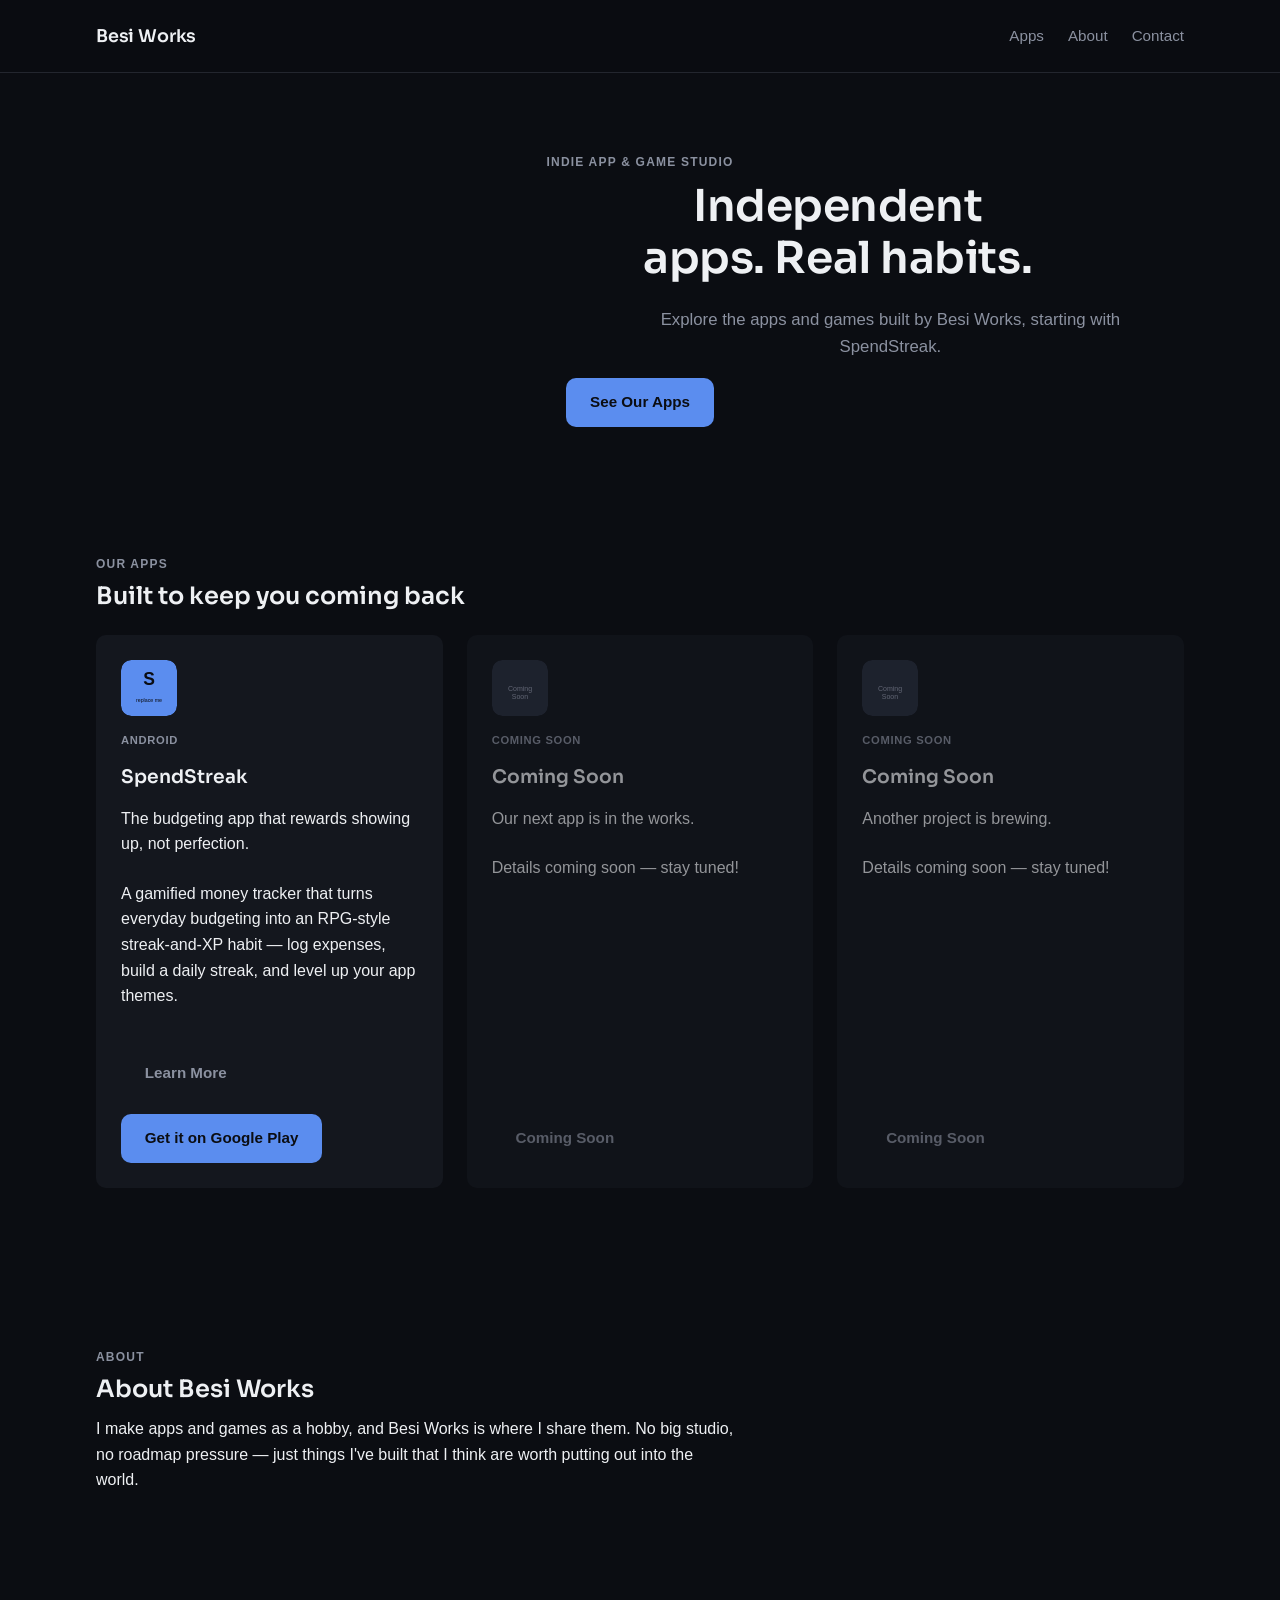
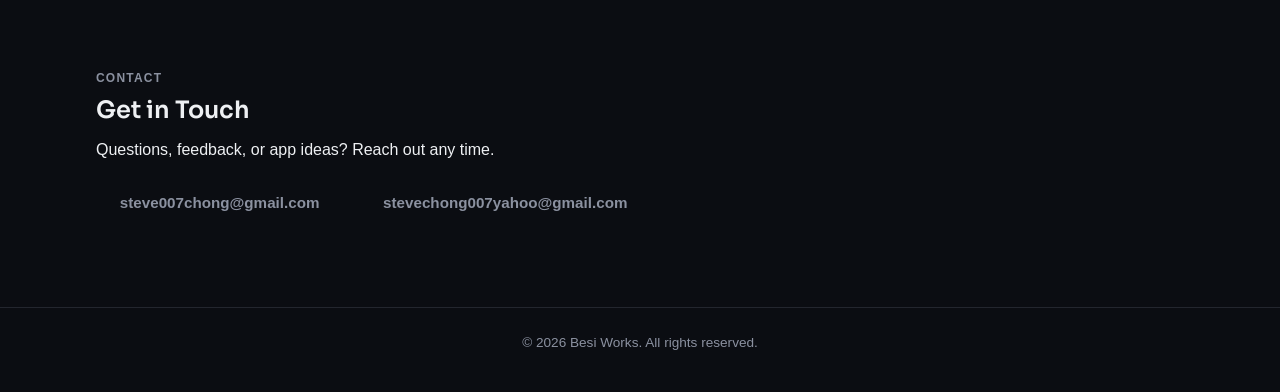
<file: index.html>
<!DOCTYPE html>
<html lang="en">
<head>
  <meta charset="UTF-8" />
  <meta name="viewport" content="width=device-width, initial-scale=1" />
  <title>Besi Works — Indie Apps &amp; Games</title>
  <meta name="description" content="Besi Works builds indie apps and games, including SpendStreak — a gamified budgeting app for Android." />

  <meta property="og:title" content="Besi Works — Indie Apps & Games" />
  <meta property="og:description" content="Besi Works builds indie apps and games, including SpendStreak — a gamified budgeting app for Android." />
  <meta property="og:type" content="website" />

  <link rel="icon" href="assets/icons/favicon.svg" type="image/svg+xml" />
  <link rel="preconnect" href="https://fonts.googleapis.com" />
  <link rel="preconnect" href="https://fonts.gstatic.com" crossorigin />
  <link href="https://fonts.googleapis.com/css2?family=Sora:wght@600;700&display=swap" rel="stylesheet" />
  <link rel="stylesheet" href="css/styles.css" />
</head>
<body>
  <header class="site-header">
    <div class="container">
      <a class="logo" href="#top">Besi Works</a>
      <nav>
        <ul class="nav-links">
          <li><a href="#apps">Apps</a></li>
          <li><a href="#about">About</a></li>
          <li><a href="#contact">Contact</a></li>
        </ul>
      </nav>
    </div>
  </header>

  <main id="top">
    <section class="hero">
      <div class="container">
        <p class="eyebrow">Indie App &amp; Game Studio</p>
        <h1>Independent apps. Real habits.</h1>
        <p class="subhead">Explore the apps and games built by Besi Works, starting with SpendStreak.</p>
        <a class="btn btn-primary" href="#apps">See Our Apps</a>
      </div>
    </section>

    <section id="apps">
      <div class="container">
        <p class="eyebrow">Our Apps</p>
        <h2>Built to keep you coming back</h2>
        <div class="apps-grid" id="apps-grid"></div>
      </div>
    </section>

    <section id="about">
      <div class="container">
        <p class="eyebrow">About</p>
        <h2>About Besi Works</h2>
        <div class="about-content">
          <p>I make apps and games as a hobby, and Besi Works is where I share them. No big studio, no roadmap pressure — just things I've built that I think are worth putting out into the world.</p>
        </div>
      </div>
    </section>

    <section id="contact">
      <div class="container">
        <p class="eyebrow">Contact</p>
        <h2>Get in Touch</h2>
        <p>Questions, feedback, or app ideas? Reach out any time.</p>
        <div class="contact-actions">
          <a class="btn btn-outline" href="mailto:steve007chong@gmail.com">steve007chong@gmail.com</a>
          <a class="btn btn-outline" href="mailto:stevechong007yahoo@gmail.com">stevechong007yahoo@gmail.com</a>
        </div>
      </div>
    </section>
  </main>

  <footer class="site-footer">
    <div class="container">
      <p>&copy; 2026 Besi Works. All rights reserved.</p>
    </div>
  </footer>

  <script src="js/apps-data.js"></script>
  <script src="js/main.js"></script>
</body>
</html>
</file>
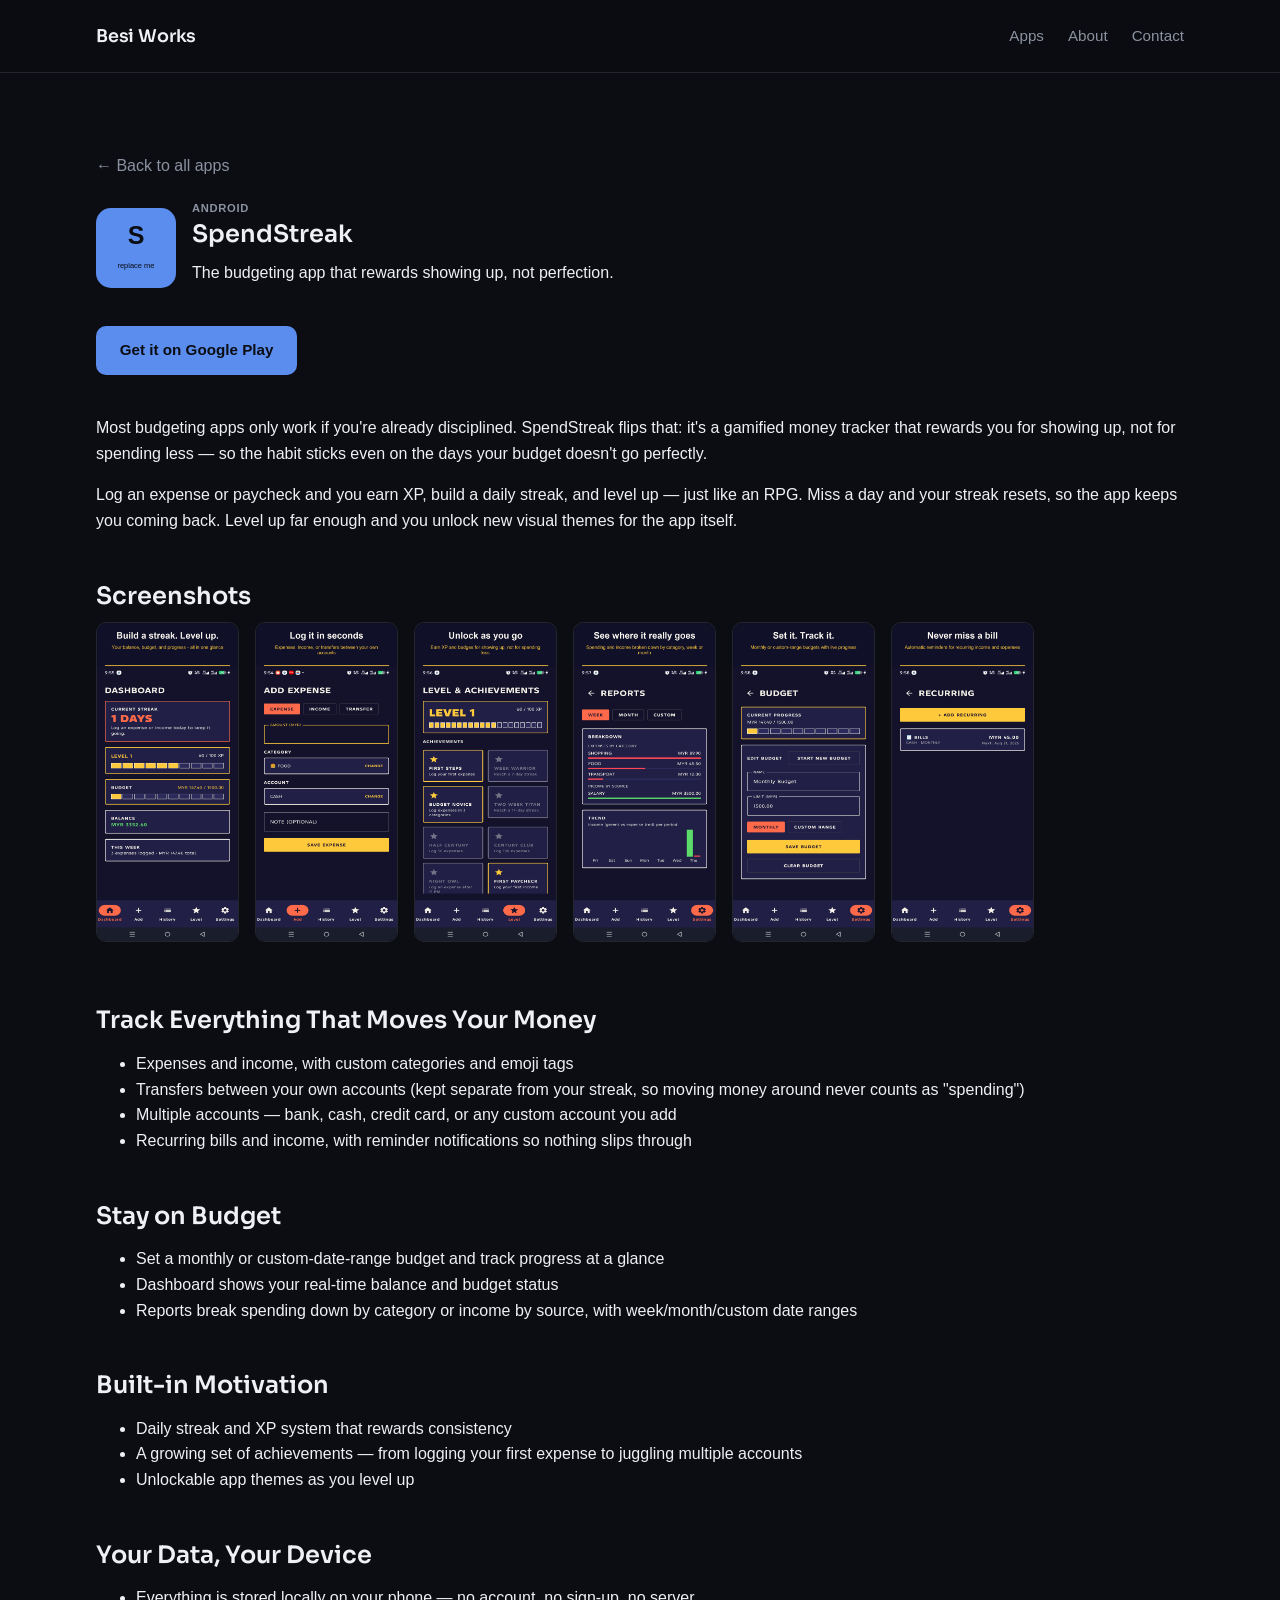
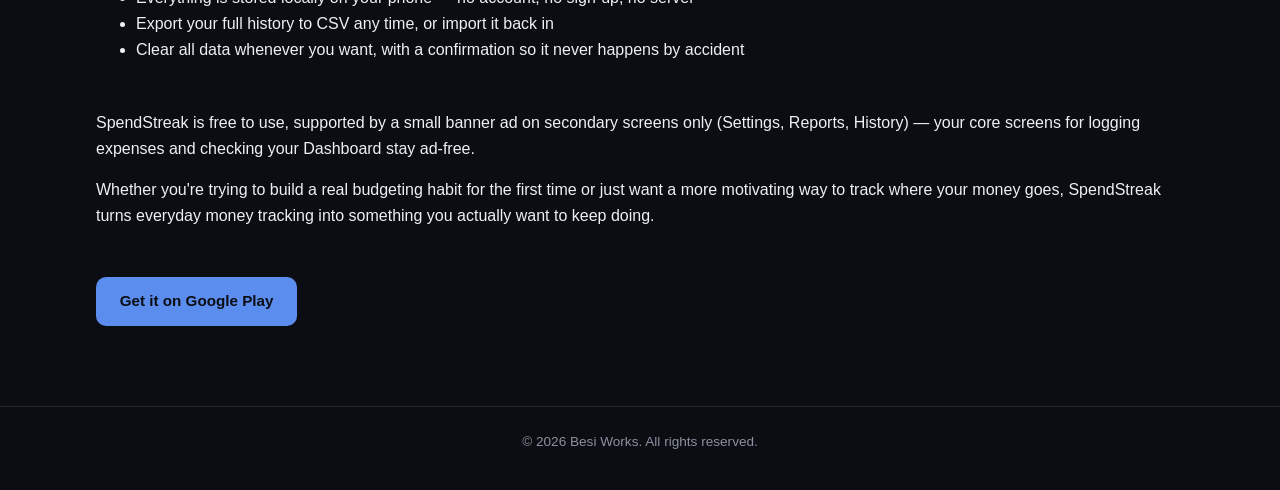
<file: apps/spendstreak.html>
<!DOCTYPE html>
<html lang="en">
<head>
  <meta charset="UTF-8" />
  <meta name="viewport" content="width=device-width, initial-scale=1" />
  <title>SpendStreak — Besi Works</title>
  <meta name="description" content="SpendStreak is a gamified budgeting app for Android — earn XP, build streaks, and level up as you track your money." />

  <meta property="og:title" content="SpendStreak — Besi Works" />
  <meta property="og:description" content="SpendStreak is a gamified budgeting app for Android — earn XP, build streaks, and level up as you track your money." />
  <meta property="og:type" content="website" />

  <link rel="icon" href="../assets/icons/favicon.svg" type="image/svg+xml" />
  <link rel="preconnect" href="https://fonts.googleapis.com" />
  <link rel="preconnect" href="https://fonts.gstatic.com" crossorigin />
  <link href="https://fonts.googleapis.com/css2?family=Sora:wght@600;700&display=swap" rel="stylesheet" />
  <link rel="stylesheet" href="../css/styles.css" />
</head>
<body>
  <header class="site-header">
    <div class="container">
      <a class="logo" href="../index.html#top">Besi Works</a>
      <nav>
        <ul class="nav-links">
          <li><a href="../index.html#apps">Apps</a></li>
          <li><a href="../index.html#about">About</a></li>
          <li><a href="../index.html#contact">Contact</a></li>
        </ul>
      </nav>
    </div>
  </header>

  <main>
    <section>
      <div class="container">
        <a class="back-link" href="../index.html#apps">&larr; Back to all apps</a>

        <div class="app-detail-header">
          <img class="app-detail-header__icon" src="../assets/images/apps/spendstreak/icon.svg" alt="SpendStreak icon" />
          <div>
            <span class="badge">Android</span>
            <h1>SpendStreak</h1>
            <p class="tagline">The budgeting app that rewards showing up, not perfection.</p>
          </div>
        </div>

        <a class="btn btn-primary" href="https://play.google.com/store/apps/details?id=com.spendstreak.app&hl=en" target="_blank" rel="noopener">Get it on Google Play</a>

        <div class="app-detail-section" style="margin-top: 2.5rem;">
          <p>Most budgeting apps only work if you're already disciplined. SpendStreak flips that: it's a gamified money tracker that rewards you for showing up, not for spending less — so the habit sticks even on the days your budget doesn't go perfectly.</p>
          <p>Log an expense or paycheck and you earn XP, build a daily streak, and level up — just like an RPG. Miss a day and your streak resets, so the app keeps you coming back. Level up far enough and you unlock new visual themes for the app itself.</p>
        </div>

        <div class="app-detail-section">
          <h2>Screenshots</h2>
          <div class="screenshot-gallery">
            <img src="../assets/images/apps/spendstreak/screenshot-1.png" alt="SpendStreak dashboard screenshot" />
            <img src="../assets/images/apps/spendstreak/screenshot-2.png" alt="SpendStreak add expense screenshot" />
            <img src="../assets/images/apps/spendstreak/screenshot-3.png" alt="SpendStreak level and achievements screenshot" />
            <img src="../assets/images/apps/spendstreak/screenshot-4.png" alt="SpendStreak reports screenshot" />
            <img src="../assets/images/apps/spendstreak/screenshot-5.png" alt="SpendStreak budget screenshot" />
            <img src="../assets/images/apps/spendstreak/screenshot-6.png" alt="SpendStreak recurring bills screenshot" />
          </div>
        </div>

        <div class="app-detail-section">
          <h2>Track Everything That Moves Your Money</h2>
          <ul>
            <li>Expenses and income, with custom categories and emoji tags</li>
            <li>Transfers between your own accounts (kept separate from your streak, so moving money around never counts as "spending")</li>
            <li>Multiple accounts — bank, cash, credit card, or any custom account you add</li>
            <li>Recurring bills and income, with reminder notifications so nothing slips through</li>
          </ul>
        </div>

        <div class="app-detail-section">
          <h2>Stay on Budget</h2>
          <ul>
            <li>Set a monthly or custom-date-range budget and track progress at a glance</li>
            <li>Dashboard shows your real-time balance and budget status</li>
            <li>Reports break spending down by category or income by source, with week/month/custom date ranges</li>
          </ul>
        </div>

        <div class="app-detail-section">
          <h2>Built-in Motivation</h2>
          <ul>
            <li>Daily streak and XP system that rewards consistency</li>
            <li>A growing set of achievements — from logging your first expense to juggling multiple accounts</li>
            <li>Unlockable app themes as you level up</li>
          </ul>
        </div>

        <div class="app-detail-section">
          <h2>Your Data, Your Device</h2>
          <ul>
            <li>Everything is stored locally on your phone — no account, no sign-up, no server</li>
            <li>Export your full history to CSV any time, or import it back in</li>
            <li>Clear all data whenever you want, with a confirmation so it never happens by accident</li>
          </ul>
        </div>

        <div class="app-detail-section">
          <p>SpendStreak is free to use, supported by a small banner ad on secondary screens only (Settings, Reports, History) — your core screens for logging expenses and checking your Dashboard stay ad-free.</p>
          <p>Whether you're trying to build a real budgeting habit for the first time or just want a more motivating way to track where your money goes, SpendStreak turns everyday money tracking into something you actually want to keep doing.</p>
        </div>

        <a class="btn btn-primary" href="https://play.google.com/store/apps/details?id=com.spendstreak.app&hl=en" target="_blank" rel="noopener">Get it on Google Play</a>
      </div>
    </section>
  </main>

  <footer class="site-footer">
    <div class="container">
      <p>&copy; 2026 Besi Works. All rights reserved.</p>
    </div>
  </footer>
</body>
</html>
</file>
<file: css/styles.css>
/* ---------- Reset & base ---------- */
*, *::before, *::after { box-sizing: border-box; }
html { scroll-behavior: smooth; }
body {
  margin: 0;
  font-family: -apple-system, BlinkMacSystemFont, "Segoe UI", Roboto, Helvetica, Arial, sans-serif;
  background: var(--color-bg);
  color: var(--color-text);
  line-height: 1.6;
}
img { max-width: 100%; display: block; }
a { color: var(--color-accent); text-decoration: none; }
a:hover { text-decoration: underline; }
h1, h2, h3 {
  font-family: "Sora", -apple-system, BlinkMacSystemFont, "Segoe UI", Roboto, Helvetica, Arial, sans-serif;
  font-weight: 600;
  line-height: 1.2;
  margin: 0 0 0.5em;
  text-wrap: balance;
}
p { margin: 0 0 1em; }

/* ---------- Theme ---------- */
:root {
  --color-bg: #0b0d12;
  --color-bg-alt: #101319;
  --color-surface: #14171e;
  --color-text: #eef0f3;
  --color-text-muted: #8b91a0;
  --color-accent: #5b8def;
  --color-accent-strong: #3f6fd1;
  --color-border: #23262e;
  --radius: 10px;
  --max-width: 1120px;
  --space-1: 0.5rem;
  --space-2: 1rem;
  --space-3: 1.5rem;
  --space-4: 3rem;
  --space-5: 5rem;
}

.container {
  max-width: var(--max-width);
  margin: 0 auto;
  padding: 0 var(--space-2);
}

section { padding: var(--space-5) 0; }

.eyebrow {
  text-transform: uppercase;
  letter-spacing: 0.1em;
  font-size: 0.75rem;
  color: var(--color-text-muted);
  font-weight: 600;
  margin-bottom: var(--space-1);
}

/* ---------- Header / Nav ---------- */
.site-header {
  position: sticky;
  top: 0;
  z-index: 10;
  background: rgba(11, 13, 18, 0.85);
  backdrop-filter: blur(8px);
  border-bottom: 1px solid var(--color-border);
}
.site-header .container {
  display: flex;
  align-items: center;
  justify-content: space-between;
  padding-top: var(--space-2);
  padding-bottom: var(--space-2);
  flex-wrap: wrap;
  gap: var(--space-1);
}
.logo {
  font-family: "Sora", sans-serif;
  font-weight: 600;
  font-size: 1.1rem;
  color: var(--color-text);
  letter-spacing: -0.01em;
}
.logo:hover { text-decoration: none; color: var(--color-accent); }
.nav-links {
  display: flex;
  gap: var(--space-3);
  list-style: none;
  margin: 0;
  padding: 0;
}
.nav-links a {
  color: var(--color-text-muted);
  font-weight: 500;
  font-size: 0.95rem;
  padding: 0.5em 0;
  display: inline-block;
}
.nav-links a:hover { color: var(--color-text); text-decoration: none; }

/* ---------- Hero ---------- */
.hero {
  text-align: center;
  padding-top: var(--space-5);
}
.hero h1 {
  font-size: clamp(2rem, 4.5vw, 2.75rem);
  max-width: 640px;
  margin-inline: auto 0.6em;
  letter-spacing: -0.01em;
}
.hero p.subhead {
  font-size: 1.05rem;
  color: var(--color-text-muted);
  max-width: 520px;
  margin-inline: auto 2em;
}

/* ---------- Buttons ---------- */
.btn {
  display: inline-flex;
  align-items: center;
  justify-content: center;
  min-height: 44px;
  padding: 0.75em 1.5em;
  border-radius: var(--radius);
  font-weight: 600;
  font-size: 0.95rem;
  border: 1px solid transparent;
  cursor: pointer;
}
.btn-primary {
  background: var(--color-accent);
  color: #0b0d12;
}
.btn-primary:hover { background: var(--color-accent-strong); text-decoration: none; }
.btn-outline {
  color: var(--color-text-muted);
}
.btn-outline:hover { color: var(--color-text); text-decoration: none; }
.btn-disabled {
  color: var(--color-text-muted);
  cursor: default;
}

/* ---------- Apps grid ---------- */
.apps-grid {
  display: grid;
  grid-template-columns: repeat(auto-fit, minmax(280px, 1fr));
  gap: var(--space-3);
  margin-top: var(--space-3);
}
.app-card {
  background: var(--color-surface);
  border: 1px solid transparent;
  border-radius: var(--radius);
  padding: var(--space-3);
  display: flex;
  flex-direction: column;
  gap: var(--space-1);
  transition: border-color 0.15s ease;
}
.app-card:hover { border-color: var(--color-border); }
.app-card.is-coming-soon { opacity: 0.6; }
.app-card__icon {
  width: 56px;
  height: 56px;
  border-radius: var(--radius);
  margin-bottom: var(--space-1);
}
.app-card__badges {
  display: flex;
  gap: 0.5em;
  margin-bottom: var(--space-1);
}
.badge {
  text-transform: uppercase;
  letter-spacing: 0.06em;
  font-size: 0.7rem;
  font-weight: 600;
  color: var(--color-text-muted);
}
.app-card__actions {
  display: flex;
  gap: var(--space-2);
  align-items: center;
  margin-top: auto;
  padding-top: var(--space-2);
  flex-wrap: wrap;
}

/* ---------- About ---------- */
.about-content {
  max-width: 640px;
}

/* ---------- Contact ---------- */
.contact-actions {
  display: flex;
  gap: var(--space-2);
  flex-wrap: wrap;
  margin-top: var(--space-2);
}

/* ---------- Footer ---------- */
.site-footer {
  border-top: 1px solid var(--color-border);
  padding: var(--space-3) 0;
  text-align: center;
  color: var(--color-text-muted);
  font-size: 0.85rem;
}

/* ---------- Detail page ---------- */
.back-link { display: inline-block; margin-bottom: var(--space-2); color: var(--color-text-muted); }
.back-link:hover { color: var(--color-text); }
.app-detail-header {
  display: flex;
  align-items: center;
  gap: var(--space-2);
  flex-wrap: wrap;
  margin-bottom: var(--space-3);
}
.app-detail-header__icon {
  width: 80px;
  height: 80px;
  border-radius: var(--radius);
}
.screenshot-gallery {
  display: flex;
  gap: var(--space-2);
  overflow-x: auto;
  padding-bottom: var(--space-2);
}
.screenshot-gallery img {
  height: 320px;
  width: auto;
  border-radius: var(--radius);
  border: 1px solid var(--color-border);
  flex-shrink: 0;
}
.app-detail-section { margin-bottom: var(--space-4); }

@media (min-width: 640px) {
  .hero { padding-top: var(--space-5); padding-bottom: var(--space-4); }
}
</file>
